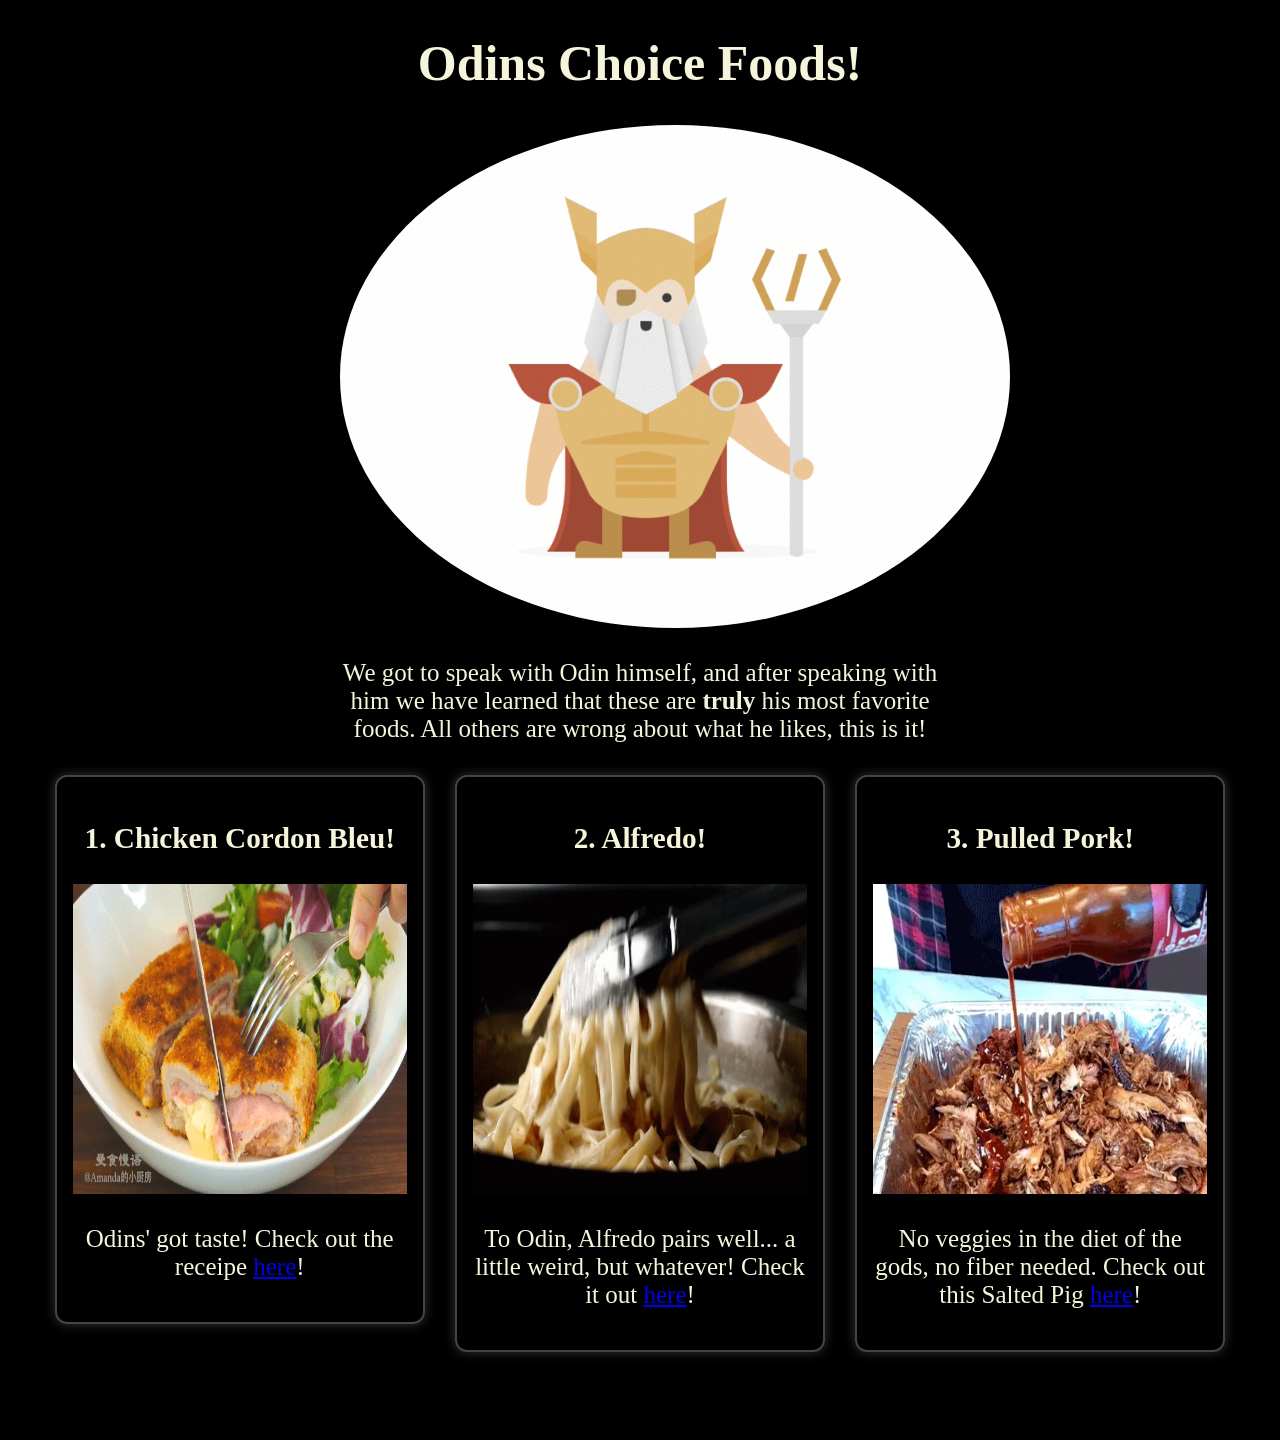
<file: index.html>
<!DOCTYPE html>
<html lang="en">
<head>
    <meta charset="UTF-8">
    <meta name="viewport" content="width=device-width, initial-scale=1.0">
    <title>The Choice Foods of Odin</title>
    <link rel="stylesheet" href="styles.css">
</head>
<body>
    <div class="intro">
        <div>
            <h1> Odins Choice Foods!</h1>
            <img src="images/1_aQnPIC-yEM1Gf3pDM46Xcw.gif" alt="Gif of Odin" height="auto" width="670">
            <p> We got to speak with Odin himself, and after speaking with him we have learned that these are <strong>truly</strong> his most favorite foods. All others are wrong about what he likes, this is it!</p>
        </div>
    </div>     
    <div class="recipes">       
        <div class="recipe">
            <h3> 1. Chicken Cordon Bleu!</h3>
            <img src="images/cordon-bleu.gif" alt="Gif of Chicken Cordon Blue" height="310" width="400">
            <p>Odins' got taste! Check out the receipe <a href="./recipes/cordon-bleu.html">here</a>!</p>
        </div>
        <div class="recipe">
            <h3> 2. Alfredo!</h3>
            <img src="images/pasta cream mixing.gif" alt="Alfredo Noodles Gif" height="310" width="400">
            <p>To Odin, Alfredo pairs well... a little weird, but whatever! Check it out <a href="./recipes/alfredo.html">here</a>!</p>
        </div>
        <div class="recipe">
            <h3> 3. Pulled Pork!</h3>
            <img src="images/PulledPorkSaucing.webp" alt="Gif of Pulled Pork" height="310" width="400">
            <p>No veggies in the diet of the gods, no fiber needed. Check out this Salted Pig <a href="./recipes/pulled-pork.html">here</a>!</p>
        </div>
     </div>    
</body>
</html>
</file>
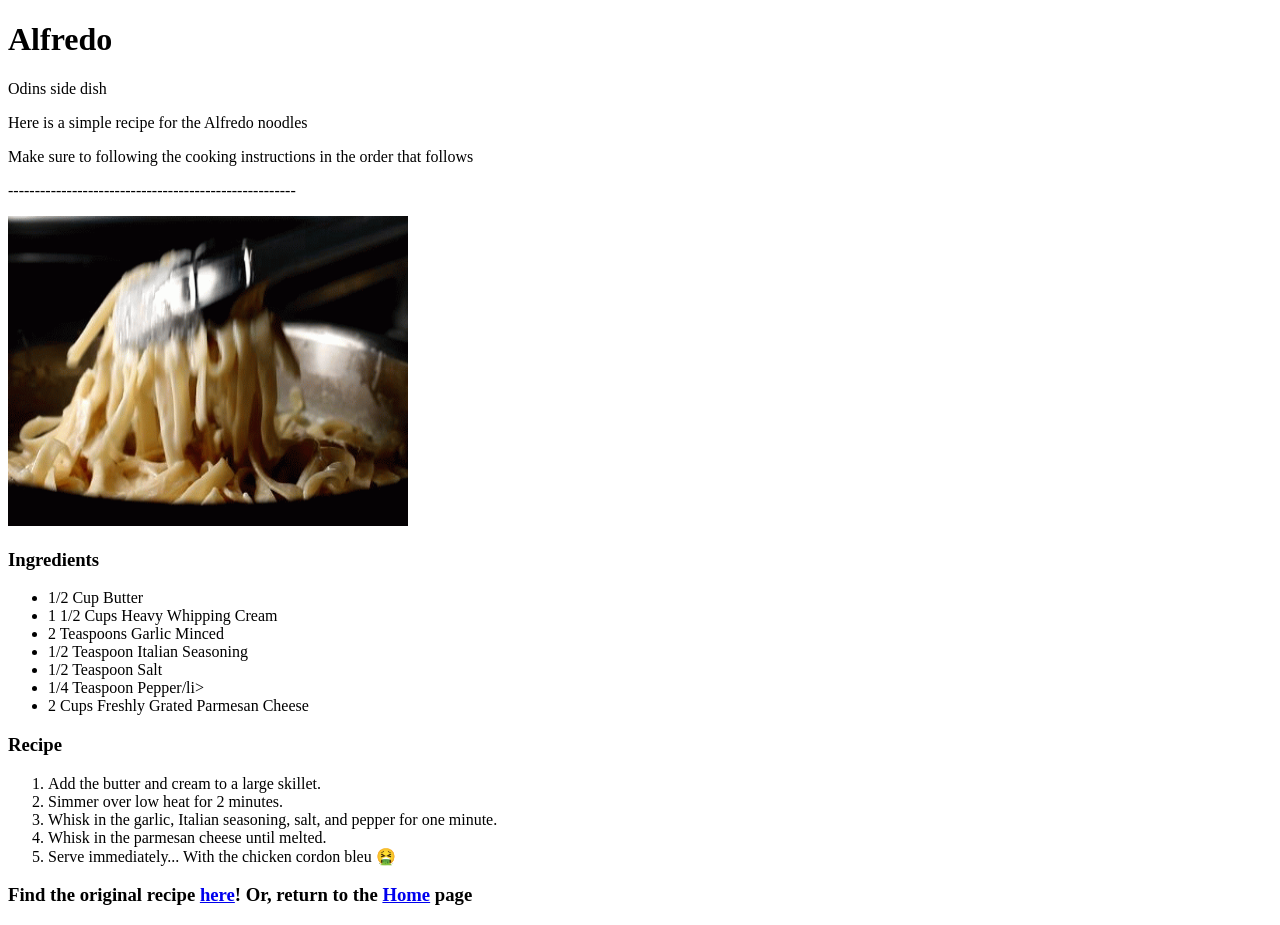
<file: recipes/alfredo/index.html>
<!DOCTYPE html>
<html lang="en">
    <head>   
        <meta charset="UTF-8">
         <title>Best homemade Alfredo</title>
    </head> 
    <body>
        <h1>Alfredo</h1>
        <p>Odins side dish</p>
        <p>Here is a simple recipe for the Alfredo noodles</p>
        <p> Make sure to following the cooking instructions in the order that follows</p>
        <p>------------------------------------------------------</p>
        <img src="../../images/pasta cream mixing.gif" alt="gif of Alfredo" height="310" width="400">

        <h3>Ingredients</h3>
            <ul>
                <li> 1/2 Cup Butter</li>
                <li> 1 1/2 Cups Heavy Whipping Cream </li>
                <li> 2 Teaspoons Garlic Minced</li>
                <li> 1/2 Teaspoon Italian Seasoning</li>
                <li> 1/2 Teaspoon Salt</li>
                <li> 1/4 Teaspoon Pepper/li>
                <li> 2 Cups Freshly Grated Parmesan Cheese</li>
            </ul>
        <h3> Recipe </h3>
            <ol>
                <li> Add the butter and cream to a large skillet.</li>
                <li> Simmer over low heat for 2 minutes.</li>
                <li> Whisk in the garlic, Italian seasoning, salt, and pepper for one minute.</li>
                <li> Whisk in the parmesan cheese until melted.</li>
                <li> Serve immediately... With the chicken cordon bleu 🤮</li>
            </ol>
            <h3>Find the original recipe <a href="https://thesaltymarshmallow.com/best-homemade-alfredo-sauce/" target="_blank" rel="noopener">here</a>! Or, return to the <a href="../index.html">Home</a> page</h3>
    </body>  
</html>
</file>
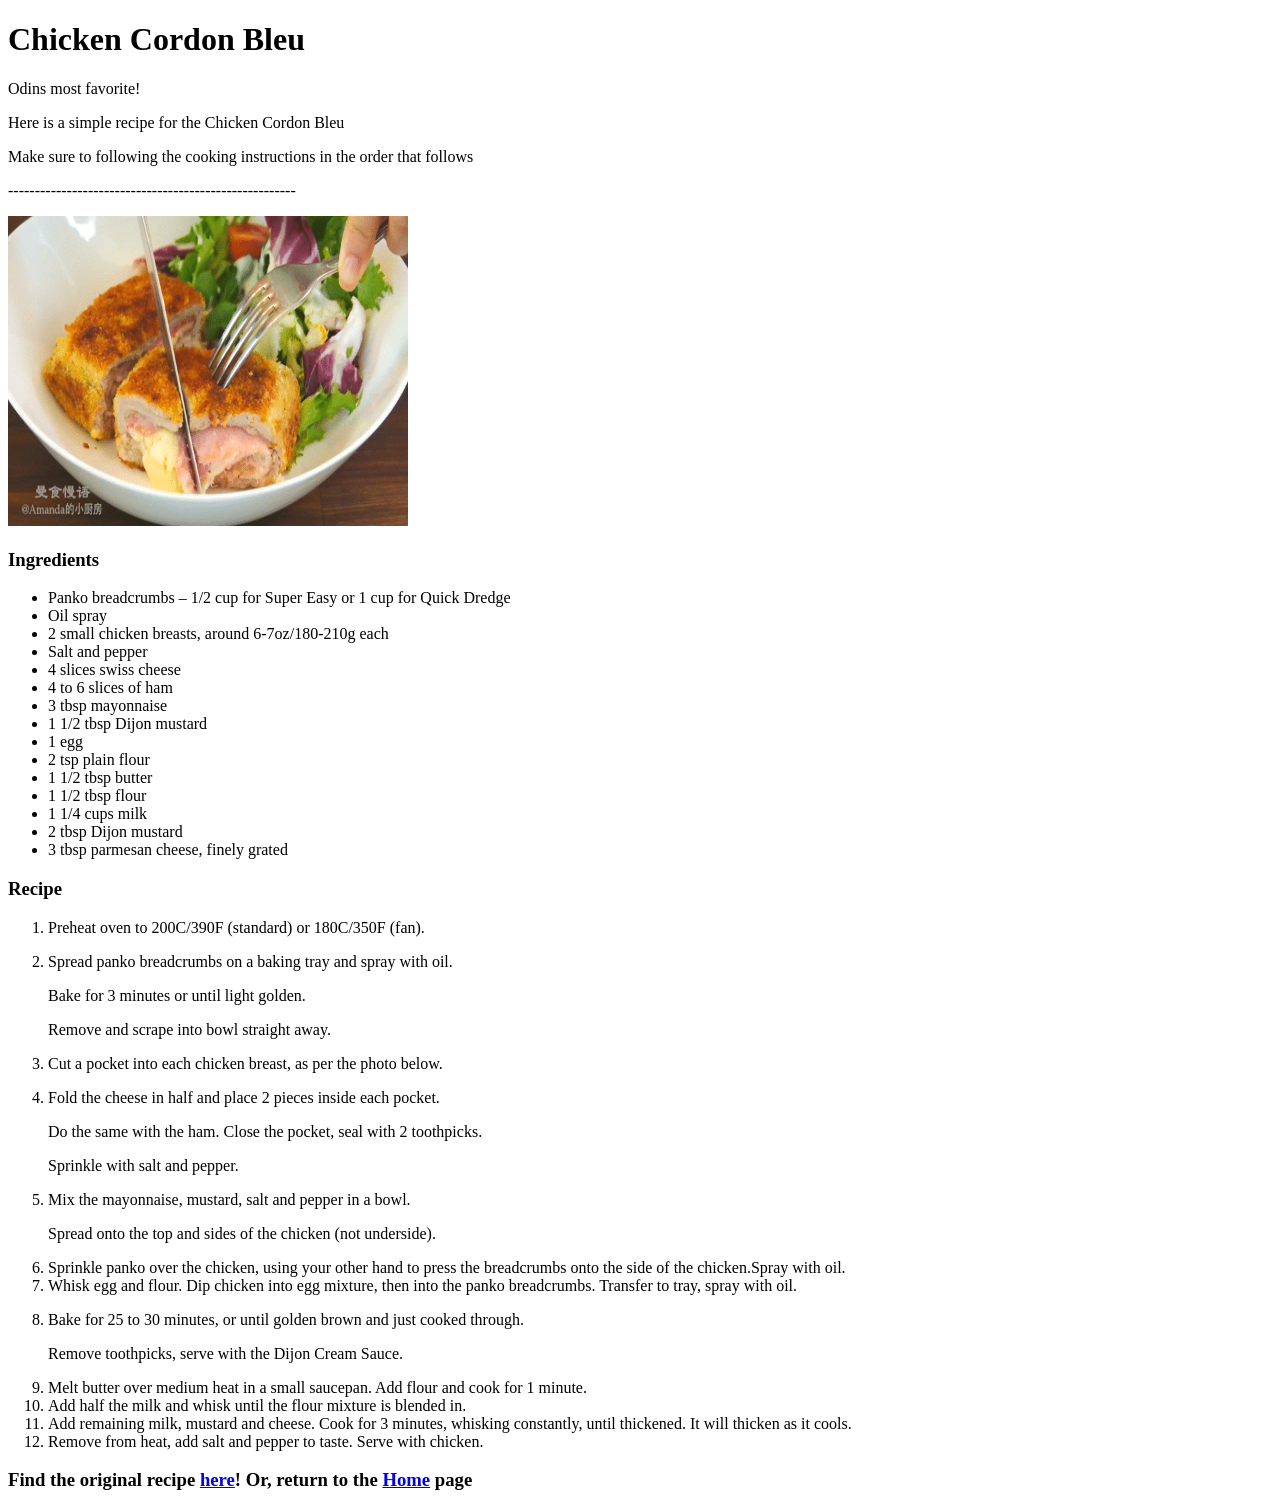
<file: recipes/chicken-cordon-bleu/index.html>
<!DOCTYPE html>
<html lang="en">
    <head>   
        <meta charset="UTF-8">
         <title>Easy Chicken Cordon Bleu</title>
    </head> 
    <body>
        <h1>Chicken Cordon Bleu</h1>
        <p>Odins most favorite!</p>
        <p>Here is a simple recipe for the Chicken Cordon Bleu</p>
        <p> Make sure to following the cooking instructions in the order that follows</p>
        <p>------------------------------------------------------</p>
        <img src="../../images/cordon-bleu.gif" alt="gif of chicken cordon bleu" height="310" width="400">

        <h3>Ingredients</h3>
            <ul>
                <li> Panko breadcrumbs – 1/2 cup for Super Easy or 1 cup for Quick Dredge</li>
                <li> Oil spray </li>
                <li> 2 small chicken breasts, around 6-7oz/180-210g each </li>
                <li> Salt and pepper </li>
                <li> 4 slices swiss cheese </li>
                <li> 4 to 6 slices of ham</li>
                <li> 3 tbsp mayonnaise</li>
                <li> 1 1/2 tbsp Dijon mustard</li>
                <li> 1 egg</li>
                <li> 2 tsp plain flour</li>
                <li> 1 1/2 tbsp butter</li>
                <li> 1 1/2 tbsp flour</li>
                <li> 1 1/4 cups milk</li>
                <li> 2 tbsp Dijon mustard</li>
                <li> 3 tbsp parmesan cheese, finely grated</li>
            </ul>
        <h3> Recipe </h3>
            <ol>
                <li> Preheat oven to 200C/390F (standard) or 180C/350F (fan).</li>
                <li> <p>Spread panko breadcrumbs on a baking tray and spray with oil.</p>
                     <p>Bake for 3 minutes or until light golden.</p> 
                     <p>Remove and scrape into bowl straight away.</p> </li>
                <li> Cut a pocket into each chicken breast, as per the photo below.</li>
                <li> <p>Fold the cheese in half and place 2 pieces inside each pocket.</p> 
                     <p>Do the same with the ham. Close the pocket, seal with 2 toothpicks.</p> 
                     <p>Sprinkle with salt and pepper.</p></li>
                <li> <p>Mix the mayonnaise, mustard, salt and pepper in a bowl.</p>
                     <p>Spread onto the top and sides of the chicken (not underside).</p></li>
                <li> Sprinkle panko over the chicken, using your other hand to press the breadcrumbs onto the side of the chicken.Spray with oil.</li>
                <li> Whisk egg and flour. Dip chicken into egg mixture, then into the panko breadcrumbs. Transfer to tray, spray with oil.</li>
                <li> <p> Bake for 25 to 30 minutes, or until golden brown and just cooked through.</p>
                     <p>Remove toothpicks, serve with the Dijon Cream Sauce.</p></li>
                <li> Melt butter over medium heat in a small saucepan. Add flour and cook for 1 minute.</li>
                <li> Add half the milk and whisk until the flour mixture is blended in.</li>
                <li> Add remaining milk, mustard and cheese. Cook for 3 minutes, whisking constantly, until thickened. It will thicken as it cools.</li>
                <li> Remove from heat,  add salt and pepper to taste. Serve with chicken.</li>
            </ol>
            <h3>Find the original recipe <a href="https://www.recipetineats.com/chicken-cordon-bleu-easy-fancy/#recipe" target="_blank" rel="noopener">here</a>! Or, return to the <a href="../index.html">Home</a> page</h3>
    </body>  
</html>
</file>
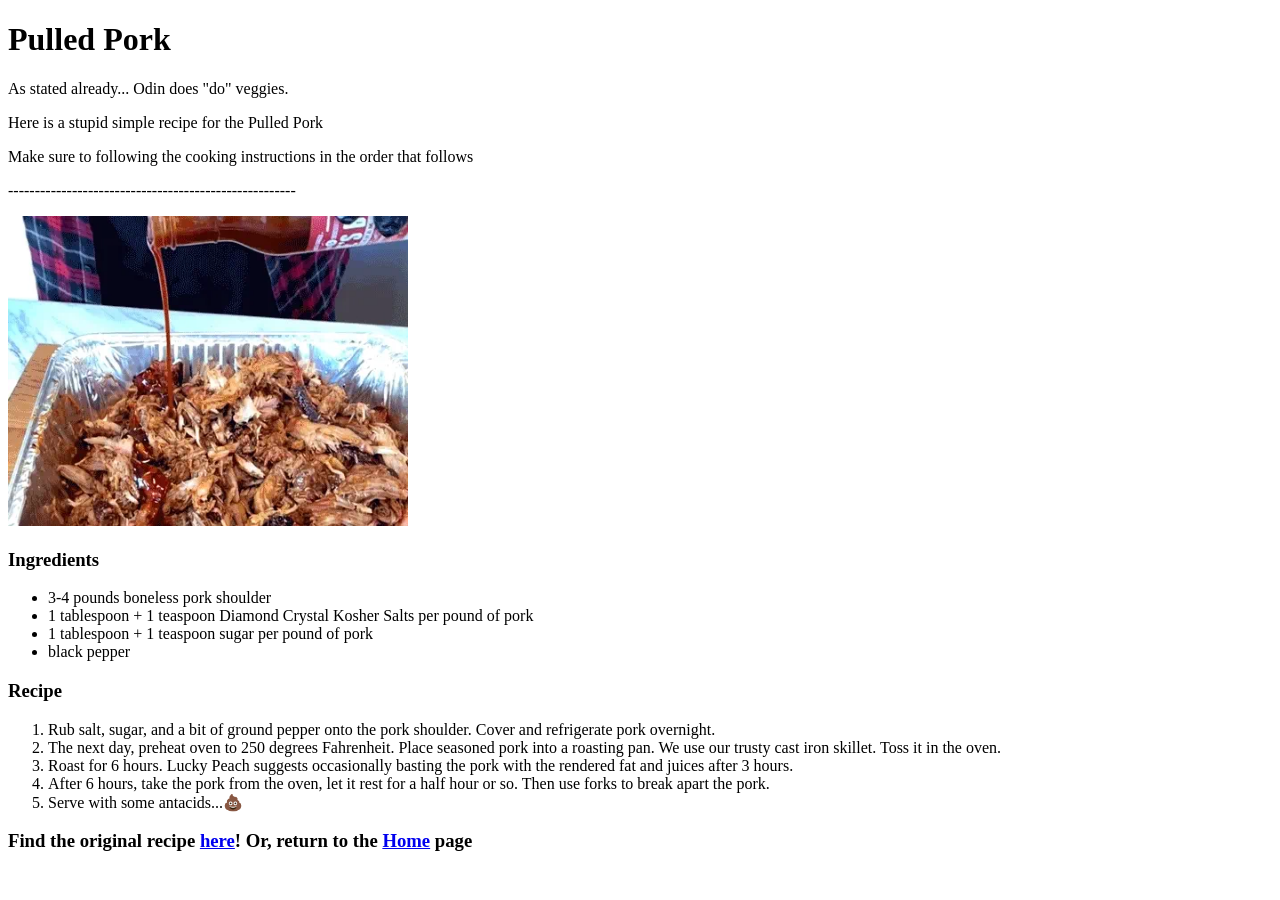
<file: recipes/pulled-pork/index.html>
<!DOCTYPE html>
<html lang="en">
    <head>   
        <meta charset="UTF-8">
         <title>Pulled Pork</title>
    </head> 
    <body>
        <h1>Pulled Pork</h1>
        <p>As stated already... Odin does "do" veggies.</p>
        <p>Here is a stupid simple recipe for the Pulled Pork</p>
        <p> Make sure to following the cooking instructions in the order that follows</p>
        <p>------------------------------------------------------</p>
        <img src="../../images/PulledPorkSaucing.webp" alt="gif of Pulled Pork" height="310" width="400">

        <h3>Ingredients</h3>
            <ul>
                <li> 3-4 pounds boneless pork shoulder</li>
                <li> 1 tablespoon + 1 teaspoon Diamond Crystal Kosher Salts per pound of pork </li>
                <li> 1 tablespoon + 1 teaspoon sugar per pound of pork</li>
                <li> black pepper</li>
            </ul>
        <h3> Recipe </h3>
            <ol>
                <li> Rub salt, sugar, and a bit of ground pepper onto the pork shoulder. Cover and refrigerate pork overnight.</li>
                <li> The next day, preheat oven to 250 degrees Fahrenheit. Place seasoned pork into a roasting pan. We use our trusty cast iron skillet. Toss it in the oven.</li>
                <li> Roast for 6 hours. Lucky Peach suggests occasionally basting the pork with the rendered fat and juices after 3 hours.</li>
                <li> After 6 hours, take the pork from the oven, let it rest for a half hour or so. Then use forks to break apart the pork.</li>
                <li> Serve with some antacids...💩</li>
            </ol>
            <h3>Find the original recipe <a href="https://yummysupper.blogspot.com/2011/10/pulled-pork.html" target="_blank" rel="noopener">here</a>! Or, return to the <a href="../index.html">Home</a> page</h3>
    </body>  
</html>
</file>
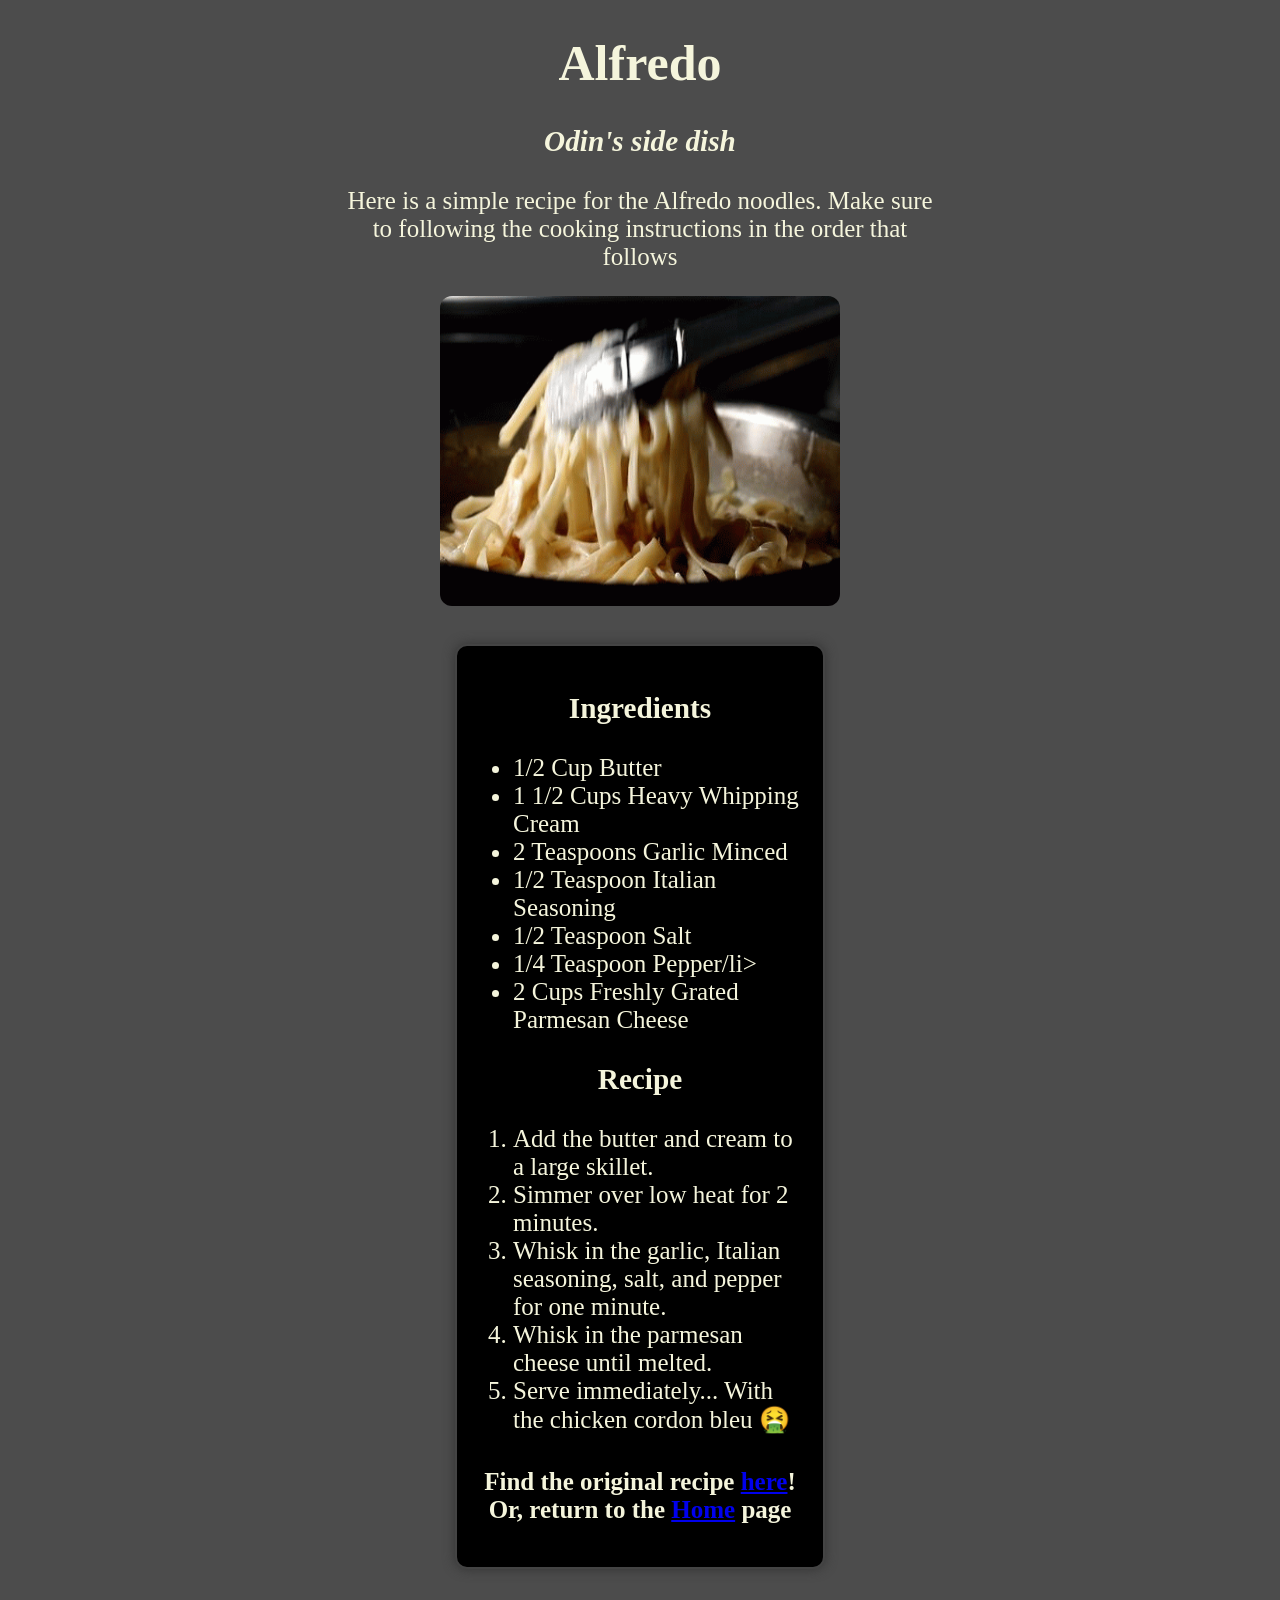
<file: recipes/alfredo.html>
<!DOCTYPE html>
<html lang="en">
    <head>   
        <meta charset="UTF-8">
         <title>Best homemade Alfredo</title>
         <link rel="stylesheet" href="./styles.css">
    </head> 
    <body>
        <div class="intro">
            <h1>Alfredo</h1>
            <h3><em>Odin's side dish</em></h3>
            <p>Here is a simple recipe for the Alfredo noodles. Make sure to following the cooking instructions in the order that follows</p>
            <img src="../images/pasta cream mixing.gif" alt="gif of Alfredo" height="310" width="400">
        </div>
        <div class="recipes">
            <div class="recipe">
                <h3 class="subheader">Ingredients</h3>
                    <ul>
                        <li> 1/2 Cup Butter</li>
                        <li> 1 1/2 Cups Heavy Whipping Cream </li>
                        <li> 2 Teaspoons Garlic Minced</li>
                        <li> 1/2 Teaspoon Italian Seasoning</li>
                        <li> 1/2 Teaspoon Salt</li>
                        <li> 1/4 Teaspoon Pepper/li>
                        <li> 2 Cups Freshly Grated Parmesan Cheese</li>
                    </ul>
                <h3 class="subheader"> Recipe </h3>
                    <ol>
                        <li> Add the butter and cream to a large skillet.</li>
                        <li> Simmer over low heat for 2 minutes.</li>
                        <li> Whisk in the garlic, Italian seasoning, salt, and pepper for one minute.</li>
                        <li> Whisk in the parmesan cheese until melted.</li>
                        <li> Serve immediately... With the chicken cordon bleu 🤮</li>
                    </ol>
                <h4 class="subheader">Find the original recipe <a href="https://thesaltymarshmallow.com/best-homemade-alfredo-sauce/" target="_blank" rel="noopener">here</a>! Or, return to the <a href="../index.html">Home</a> page</h4>
            </div>
        </body>  
</html>
</file>
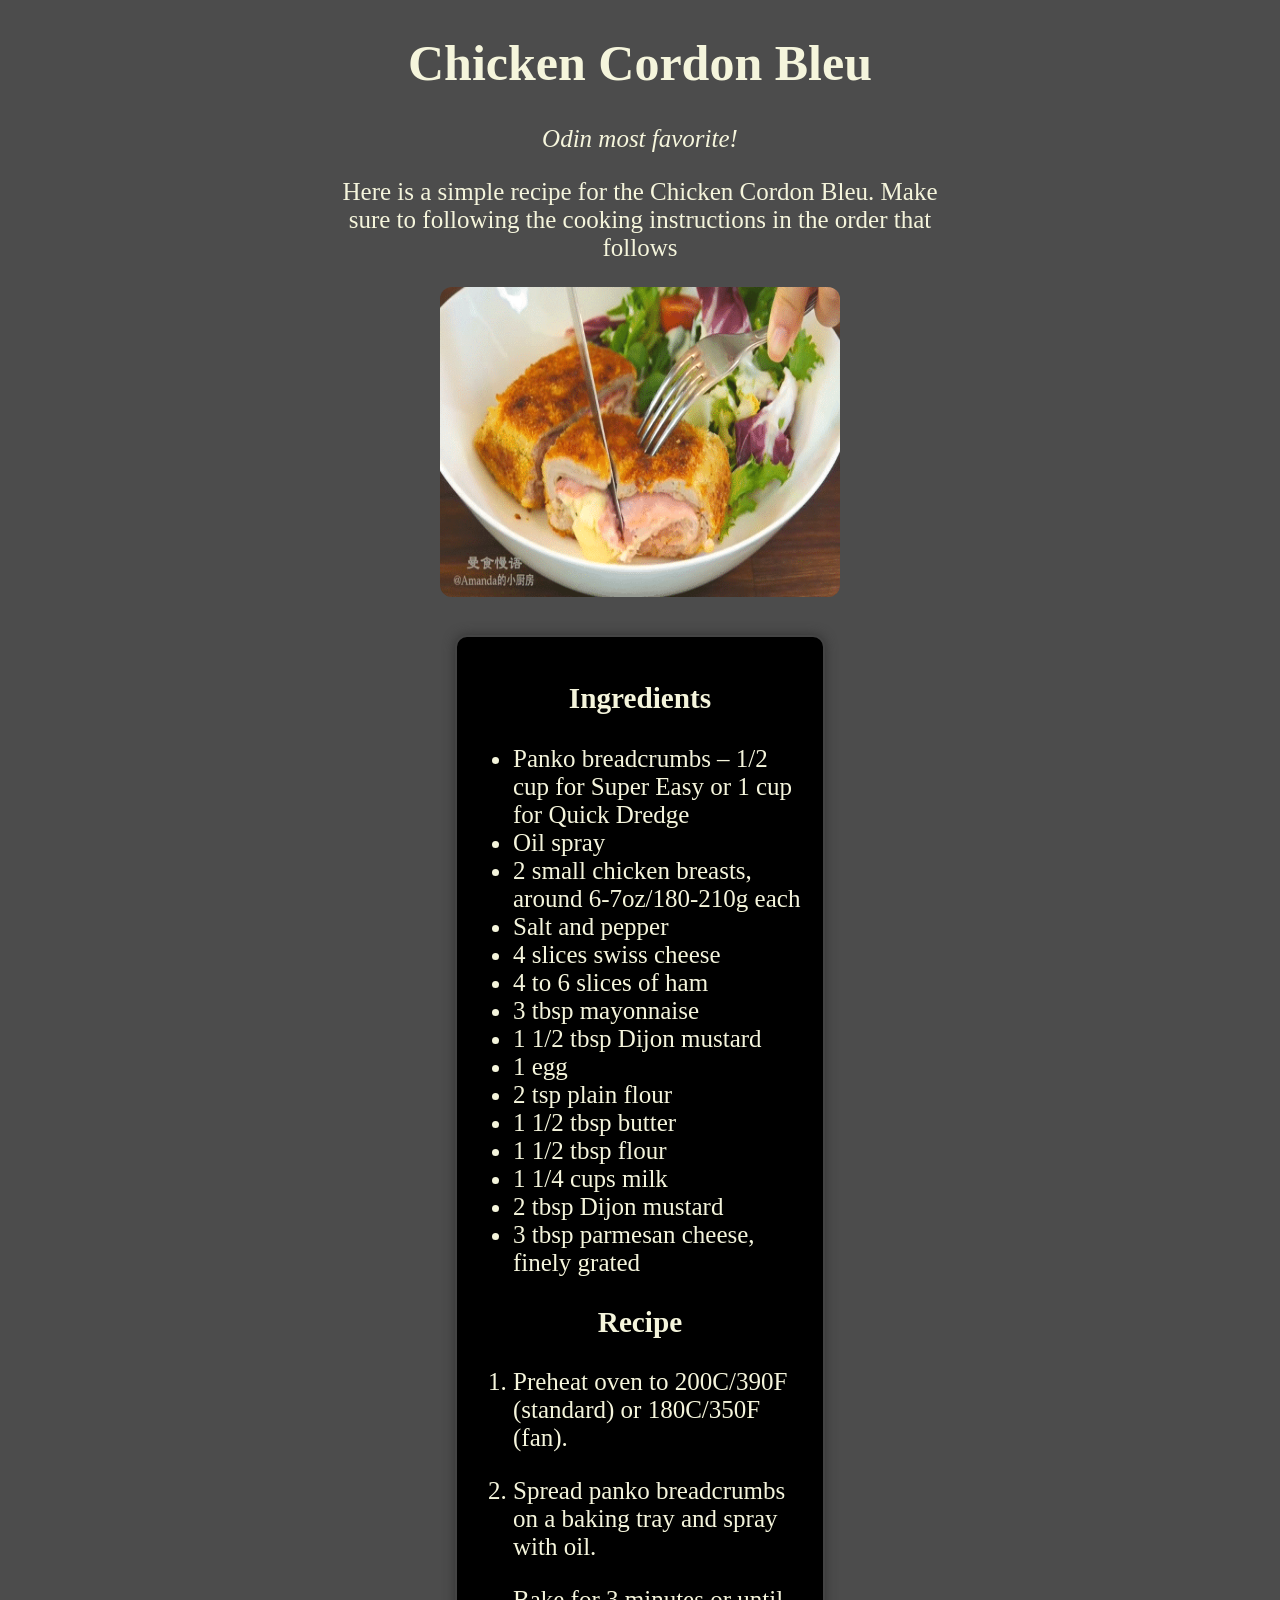
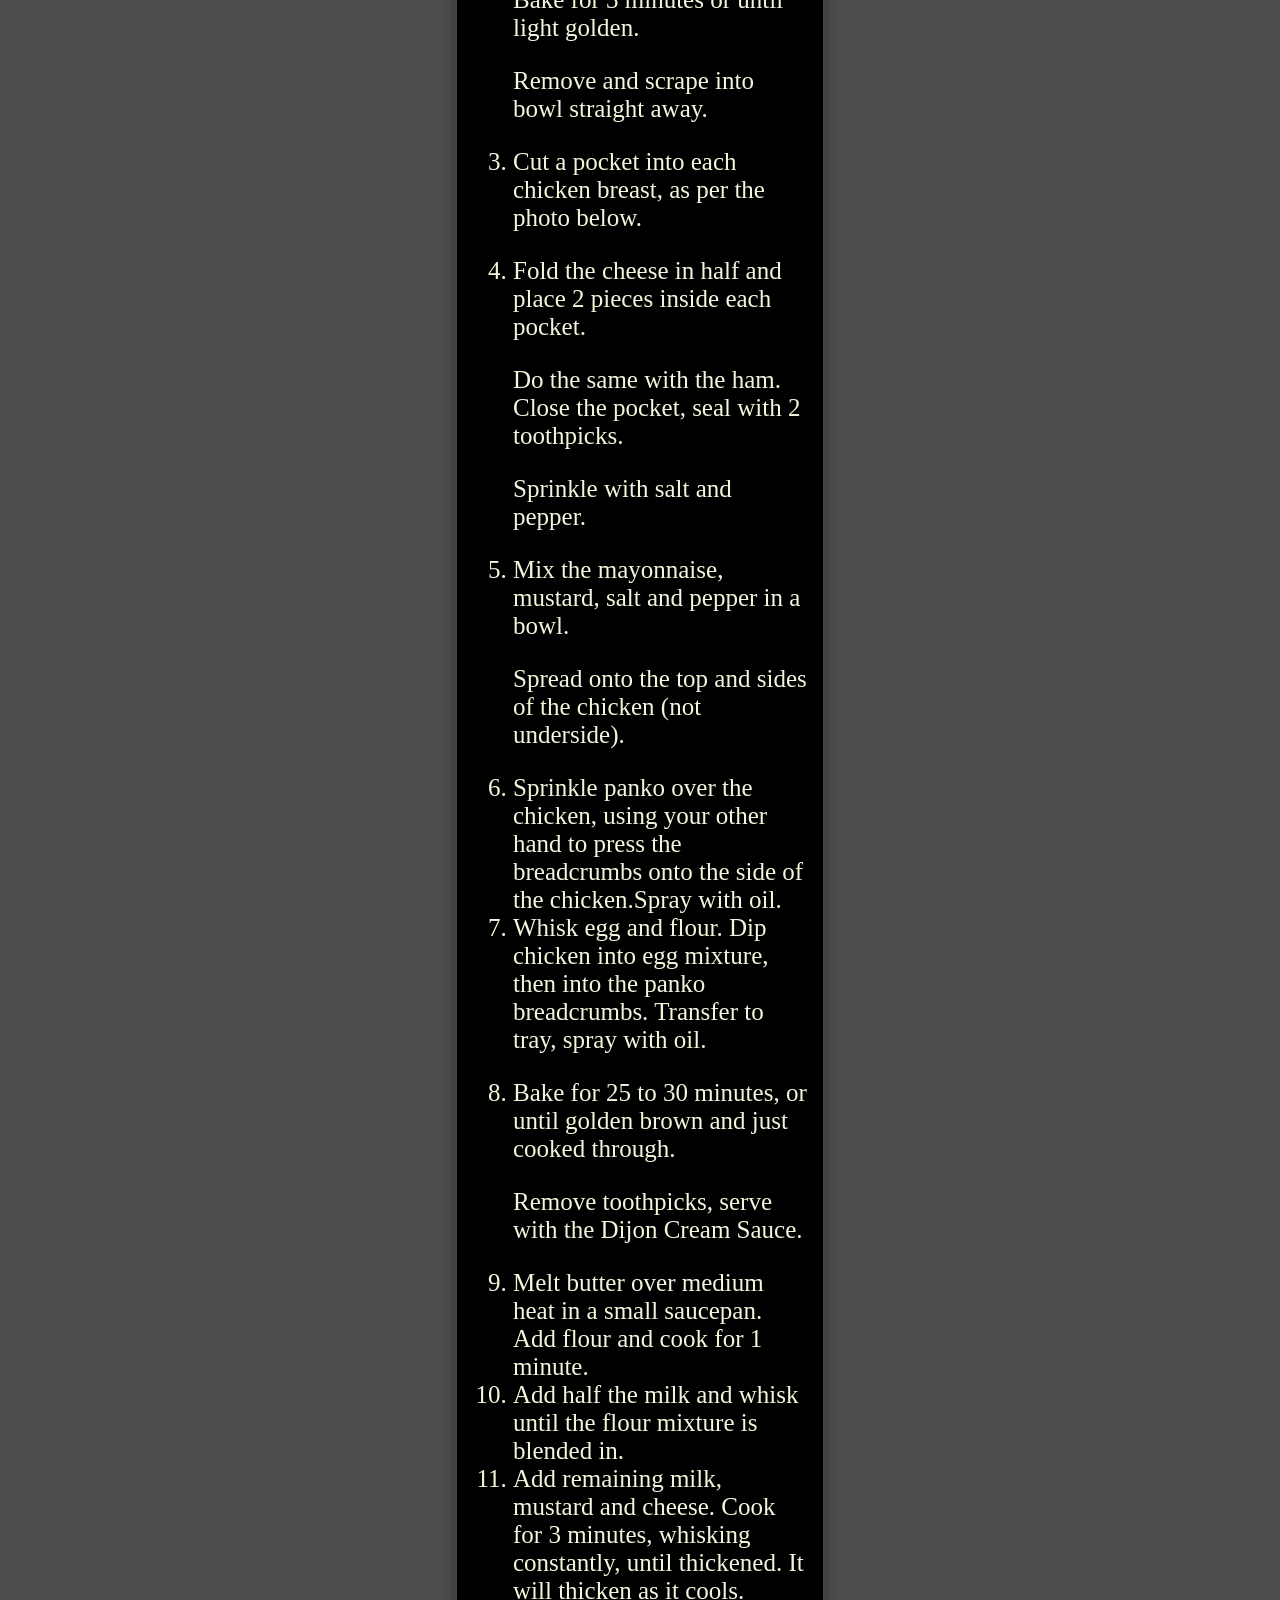
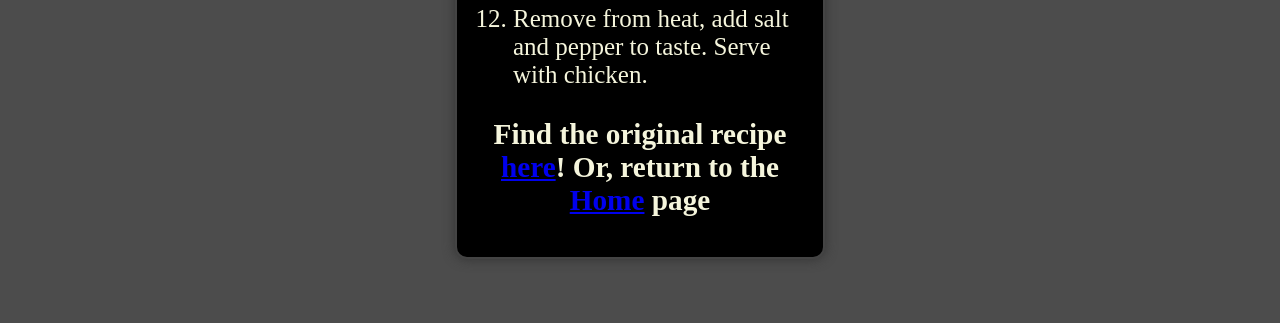
<file: recipes/cordon-bleu.html>
<!DOCTYPE html>
<html lang="en">
    <head>   
        <meta charset="UTF-8">
         <title>Easy Chicken Cordon Bleu</title>
         <link rel="stylesheet" href="./styles.css">
    </head> 
    <body>
        <div class="intro">
            <h1>Chicken Cordon Bleu</h1>
            <p><em>Odin most favorite!</em></p>
            <p>Here is a simple recipe for the Chicken Cordon Bleu. Make sure to following the cooking instructions in the order that follows</p>
            <img src="../images/cordon-bleu.gif" alt="gif of chicken cordon bleu" height="310" width="400">
        </div>
        <div class="recipes">
            <div class="recipe">
                <h3 class="subheader">Ingredients</h3>
                    <ul>
                        <li> Panko breadcrumbs – 1/2 cup for Super Easy or 1 cup for Quick Dredge</li>
                        <li> Oil spray </li>
                        <li> 2 small chicken breasts, around 6-7oz/180-210g each </li>
                        <li> Salt and pepper </li>
                        <li> 4 slices swiss cheese </li>
                        <li> 4 to 6 slices of ham</li>
                        <li> 3 tbsp mayonnaise</li>
                        <li> 1 1/2 tbsp Dijon mustard</li>
                        <li> 1 egg</li>
                        <li> 2 tsp plain flour</li>
                        <li> 1 1/2 tbsp butter</li>
                        <li> 1 1/2 tbsp flour</li>
                        <li> 1 1/4 cups milk</li>
                        <li> 2 tbsp Dijon mustard</li>
                        <li> 3 tbsp parmesan cheese, finely grated</li>
                    </ul>
                <h3 class="subheader"> Recipe </h3>
                    <ol>
                        <li> Preheat oven to 200C/390F (standard) or 180C/350F (fan).</li>
                        <li> <p>Spread panko breadcrumbs on a baking tray and spray with oil.</p>
                            <p>Bake for 3 minutes or until light golden.</p> 
                            <p>Remove and scrape into bowl straight away.</p> </li>
                        <li> Cut a pocket into each chicken breast, as per the photo below.</li>
                        <li> <p>Fold the cheese in half and place 2 pieces inside each pocket.</p> 
                            <p>Do the same with the ham. Close the pocket, seal with 2 toothpicks.</p> 
                            <p>Sprinkle with salt and pepper.</p></li>
                        <li> <p>Mix the mayonnaise, mustard, salt and pepper in a bowl.</p>
                            <p>Spread onto the top and sides of the chicken (not underside).</p></li>
                        <li> Sprinkle panko over the chicken, using your other hand to press the breadcrumbs onto the side of the chicken.Spray with oil.</li>
                        <li> Whisk egg and flour. Dip chicken into egg mixture, then into the panko breadcrumbs. Transfer to tray, spray with oil.</li>
                        <li> <p> Bake for 25 to 30 minutes, or until golden brown and just cooked through.</p>
                            <p>Remove toothpicks, serve with the Dijon Cream Sauce.</p></li>
                        <li> Melt butter over medium heat in a small saucepan. Add flour and cook for 1 minute.</li>
                        <li> Add half the milk and whisk until the flour mixture is blended in.</li>
                        <li> Add remaining milk, mustard and cheese. Cook for 3 minutes, whisking constantly, until thickened. It will thicken as it cools.</li>
                        <li> Remove from heat,  add salt and pepper to taste. Serve with chicken.</li>
                    </ol>
                <h3 class="subheader">Find the original recipe <a href="https://www.recipetineats.com/chicken-cordon-bleu-easy-fancy/#recipe" target="_blank" rel="noopener">here</a>! Or, return to the <a href="../index.html">Home</a> page</h3>
            </div>
        </div>        
    </body>  
</html>
</file>
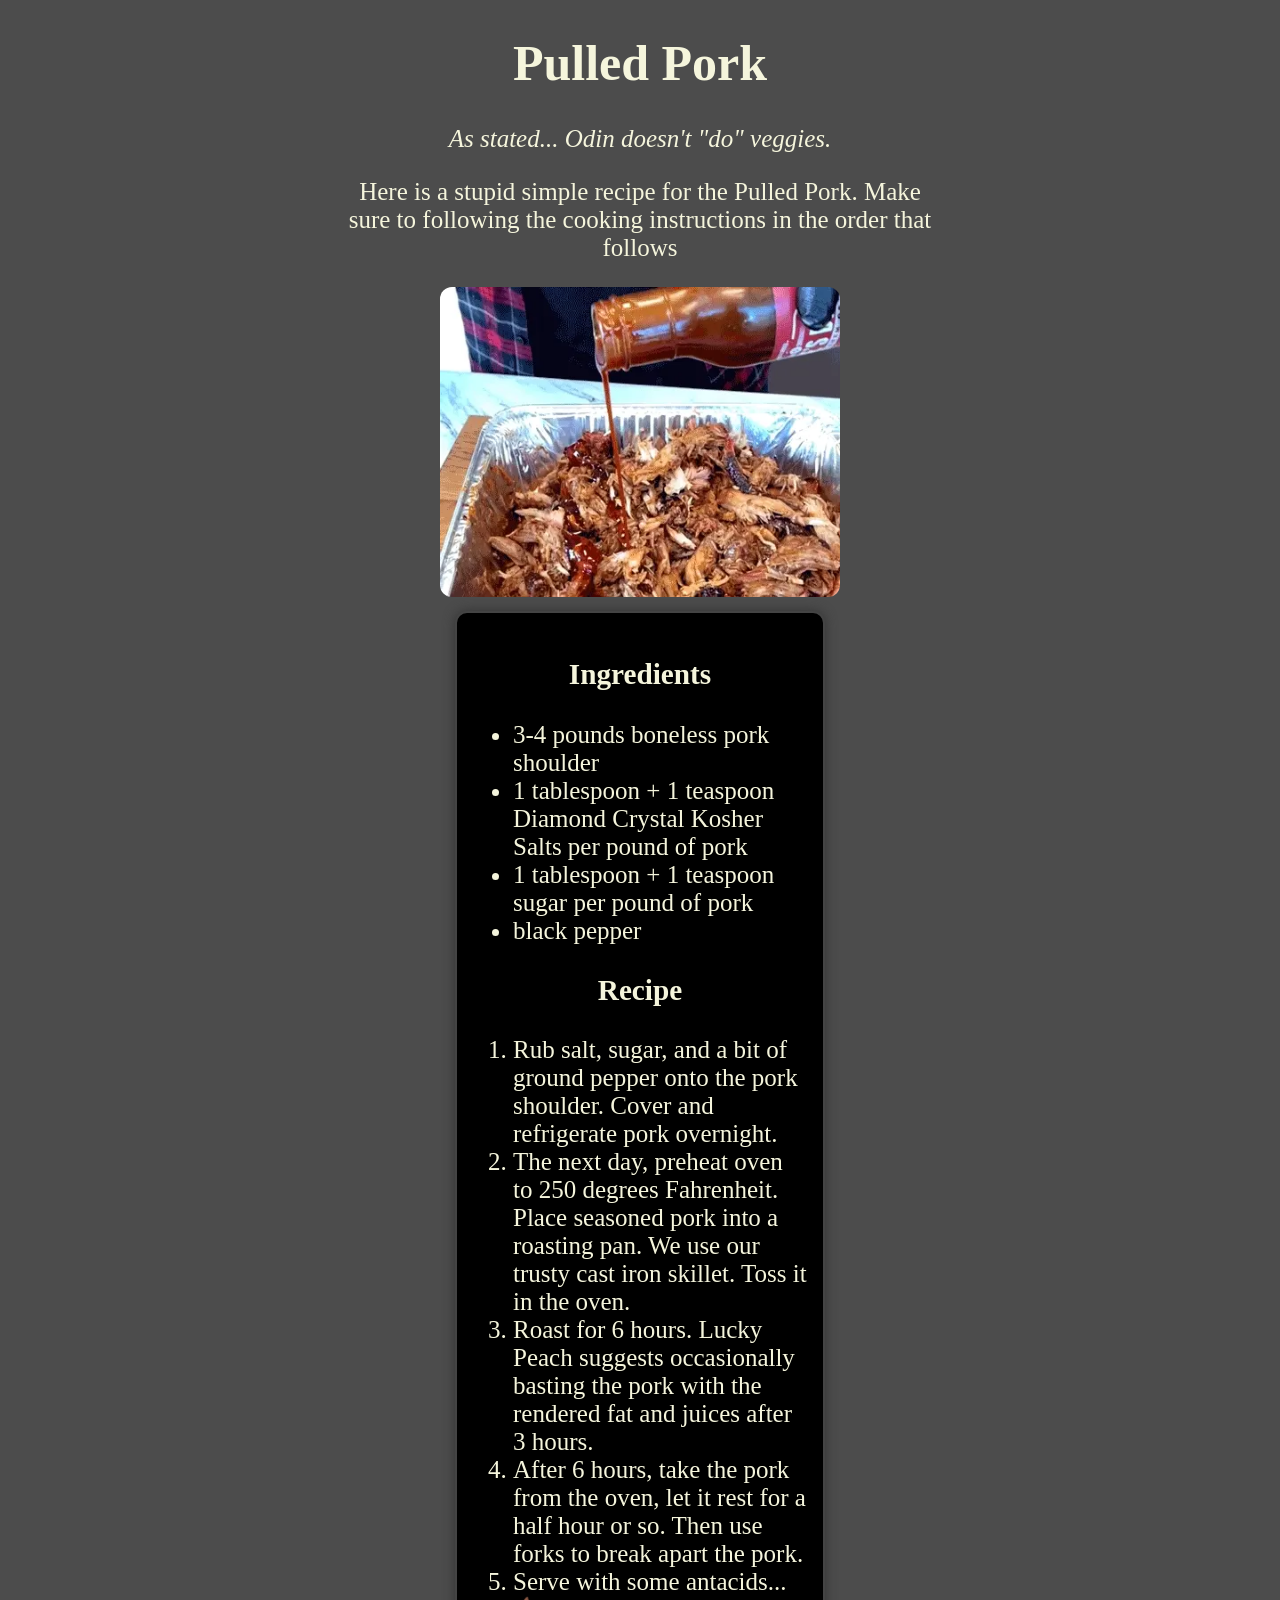
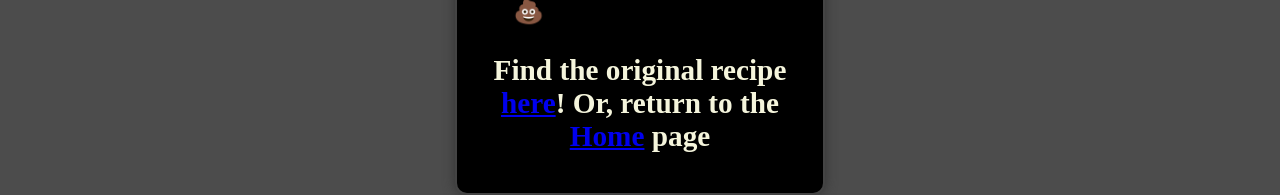
<file: recipes/pulled-pork.html>
<!DOCTYPE html>
<html lang="en">
    <head>   
        <meta charset="UTF-8">
         <title>Pulled Pork</title>
         <link rel="stylesheet" href="./styles.css">
    </head> 
    <body>
        <div class="intro">
            <h1>Pulled Pork</h1>
            <p><em>As stated... Odin doesn't "do" veggies.</em></p>
            <p>Here is a stupid simple recipe for the Pulled Pork. Make sure to following the cooking instructions in the order that follows</p>
            <img src="../images/PulledPorkSaucing.webp" alt="gif of Pulled Pork" height="310" width="400">
        </div>
        <div class="recipe">
                <h3 class="subheader">Ingredients</h3>
                    <ul>
                        <li> 3-4 pounds boneless pork shoulder</li>
                        <li> 1 tablespoon + 1 teaspoon Diamond Crystal Kosher Salts per pound of pork </li>
                        <li> 1 tablespoon + 1 teaspoon sugar per pound of pork</li>
                        <li> black pepper</li>
                    </ul>
                <h3 class="subheader"> Recipe </h3>
                    <ol>
                        <li> Rub salt, sugar, and a bit of ground pepper onto the pork shoulder. Cover and refrigerate pork overnight.</li>
                        <li> The next day, preheat oven to 250 degrees Fahrenheit. Place seasoned pork into a roasting pan. We use our trusty cast iron skillet. Toss it in the oven.</li>
                        <li> Roast for 6 hours. Lucky Peach suggests occasionally basting the pork with the rendered fat and juices after 3 hours.</li>
                        <li> After 6 hours, take the pork from the oven, let it rest for a half hour or so. Then use forks to break apart the pork.</li>
                        <li> Serve with some antacids...💩</li>
                    </ol>
                <h3 class="subheader">Find the original recipe <a href="https://yummysupper.blogspot.com/2011/10/pulled-pork.html" target="_blank" rel="noopener">here</a>! Or, return to the <a href="../index.html">Home</a> page</h3>
        </div>
    </body>  
</html>
</file>
<file: styles.css>
body{
    color: beige;
    background-color: black;
    text-align: center;
    font-size: 25px;
    font-family: Georgia, 'Times New Roman', Times, serif;
    margin: 0;
}

.intro{
    margin: 24px auto 8px;
    padding: 340px;
    padding-bottom: 0;
    padding-top: 0px;
}


.intro img{
    display: inline;
    border-radius: 100%;
}

.recipes{
    max-width: 1200px;
    margin: 32px auto 64px;
    padding: 0 16px;
}

.recipe{
    display: inline-block;
    vertical-align: top;
    width: 370px;
    margin: 0 12px 24px;
    padding: 16px;
    box-sizing: border-box;
    border: 2px solid#444;
    border-radius: 12px;
    text-align: center;
    box-shadow: 0 0 12px #333;
}
.recipe img{
    max-width: 100%;
}
</file>
<file: recipes/styles.css>
body{
    color: beige;
    background-color: rgba(0, 0, 0, 0.700);
    text-align: center;
    font-size: 25px;
    font-family: Georgia, 'Times New Roman', Times, serif;
    margin: 0;
}

.intro{
    margin: 24px auto 8px;
    padding: 340px;
    padding-bottom: 0;
    padding-top: 0px;
}


.intro img{
    display: inline;
    border-radius: 12px;
}

.recipes{
    max-width: 1200px;
    margin: 32px auto 64px;
    padding: 0 16px;
}

.recipe{
    vertical-align:top;
    width: 370px;
    margin: auto;
    padding: 16px;
    padding-bottom: 10px;
    box-sizing: border-box;
    border: 2px solid#444;
    border-radius: 12px;
    text-align: left;
    box-shadow: 0 0 12px #333;
    background-color: black;
}
.subheader{
    text-align: center;
}
.recipe img{
    max-width: 100%;
}
</file>
